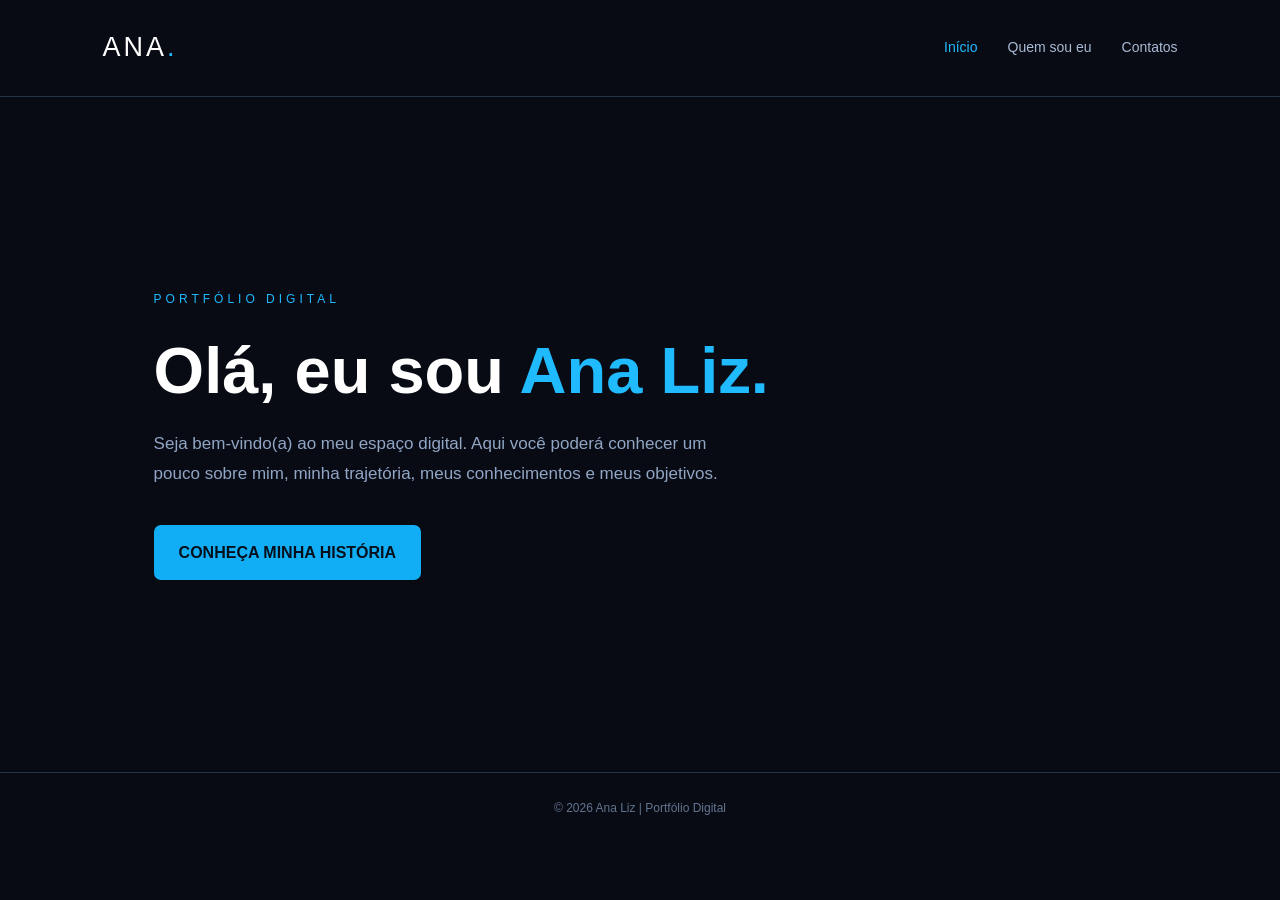
<file: index.html>
<!DOCTYPE html>
<html lang="pt-BR">
<head>
    <meta charset="UTF-8">
    <meta name="viewport" content="width=device-width, initial-scale=1.0">

    <title>Ana Liz | Portfólio</title>

    <link rel="stylesheet" href="style.css">

    <style>
        * {
            margin: 0;
            padding: 0;
            box-sizing: border-box;
            font-family: Arial, sans-serif;
        }

        body {
            background: #080b14;
            color: #fff;
            min-height: 100vh;
        }

        header {
            display: flex;
            justify-content: space-between;
            align-items: center;
            padding: 25px 8%;
            border-bottom: 1px solid #25344b;
        }

        .logo {
            font-size: 27px;
            letter-spacing: 3px;
        }

        .logo span {
            color: #20baff;
        }

        nav {
            display: flex;
            gap: 30px;
        }

        nav a {
            color: #a8bad4;
            text-decoration: none;
            font-size: 14px;
            transition: 0.3s;
        }

        nav a:hover,
        nav a.ativo {
            color: #20baff;
        }

        main {
            min-height: 75vh;
            display: flex;
            align-items: center;
            padding: 60px 12%;
        }

        .conteudo {
            max-width: 700px;
        }

        .etiqueta {
            color: #20baff;
            letter-spacing: 4px;
            font-size: 12px;
            margin-bottom: 25px;
        }

        h1 {
            font-size: clamp(38px, 7vw, 65px);
            line-height: 1.15;
            margin-bottom: 20px;
        }

        h1 span {
            color: #20baff;
        }

        .descricao {
            color: #91a5c4;
            font-size: 17px;
            line-height: 1.8;
            max-width: 580px;
            margin-bottom: 35px;
        }

        .botao {
            display: inline-block;
            padding: 14px 25px;
            background: #12aef5;
            color: #06101c;
            border-radius: 7px;
            text-decoration: none;
            font-weight: bold;
            transition: 0.3s;
        }

        .botao:hover {
            background: #54caff;
            transform: translateY(-3px);
        }

        footer {
            text-align: center;
            padding: 25px;
            color: #627590;
            font-size: 12px;
            border-top: 1px solid #25344b;
        }

        @media (max-width: 600px) {
            header {
                flex-direction: column;
                gap: 20px;
            }

            nav {
                gap: 17px;
                flex-wrap: wrap;
                justify-content: center;
            }

            main {
                padding: 60px 8%;
            }
        }
    </style>
</head>

<body>

    <header>
        <div class="logo">ANA<span>.</span></div>

        <nav>
            <a href="index.html" class="ativo">Início</a>
            <a href="quemsoueu.html">Quem sou eu</a>
            <a href="contato.html">Contatos</a>
        </nav>
    </header>

    <main>
        <section class="conteudo">

            <p class="etiqueta">PORTFÓLIO DIGITAL</p>

            <h1>
                Olá, eu sou <span>Ana Liz.</span>
            </h1>

            <p class="descricao">
                Seja bem-vindo(a) ao meu espaço digital.
                Aqui você poderá conhecer um pouco sobre mim,
                minha trajetória, meus conhecimentos e meus objetivos.
            </p>

            <a href="quemsoueu.html" class="botao">
                CONHEÇA MINHA HISTÓRIA
            </a>

        </section>
    </main>

    <footer>
        © 2026 Ana Liz | Portfólio Digital
    </footer>

</body>
</html>
</file>
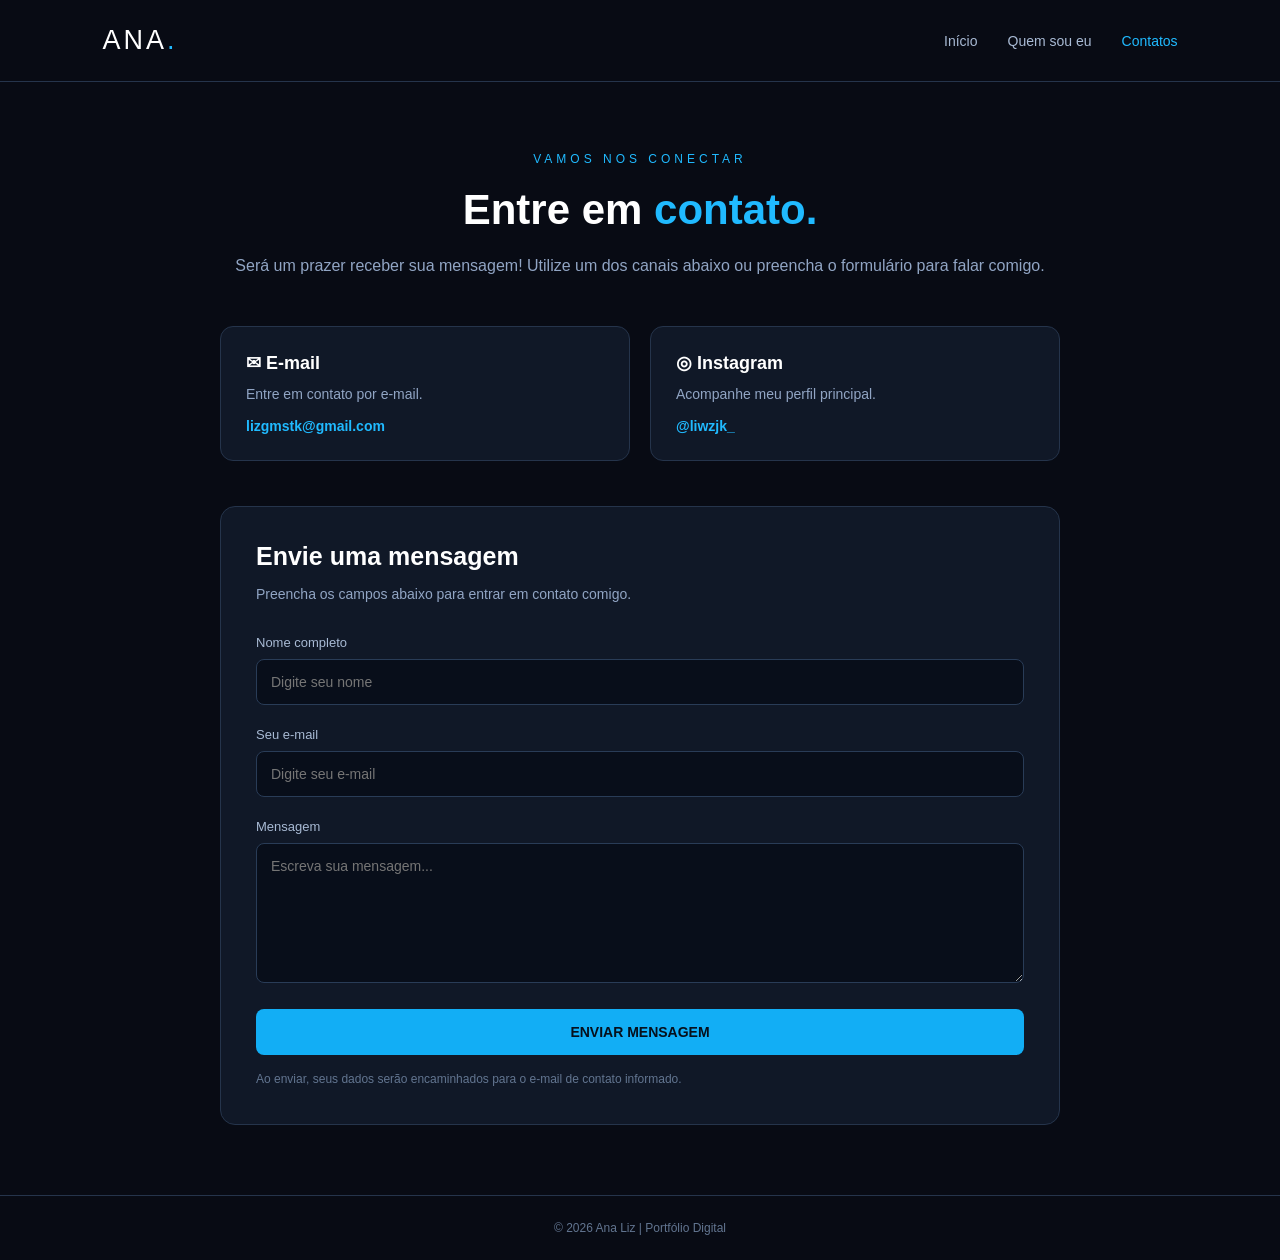
<file: contato.html>
<!DOCTYPE html>
<html lang="pt-BR">

<head>
    <meta charset="UTF-8">
    <meta name="viewport" content="width=device-width, initial-scale=1.0">

    <title>Ana Liz | Contatos</title>

    <style>
        * {
            margin: 0;
            padding: 0;
            box-sizing: border-box;
            font-family: Arial, sans-serif;
        }

        body {
            background: #080b14;
            color: white;
            min-height: 100vh;
        }

        header {
            display: flex;
            justify-content: space-between;
            align-items: center;
            padding: 25px 8%;
            border-bottom: 1px solid #25344b;
        }

        .logo {
            font-size: 27px;
            letter-spacing: 3px;
        }

        .logo span {
            color: #20baff;
        }

        nav {
            display: flex;
            gap: 30px;
        }

        nav a {
            color: #a8bad4;
            text-decoration: none;
            font-size: 14px;
        }

        nav a:hover,
        nav a.ativo {
            color: #20baff;
        }

        main {
            max-width: 900px;
            margin: auto;
            padding: 70px 30px;
        }

        .titulo {
            text-align: center;
            margin-bottom: 45px;
        }

        .etiqueta {
            color: #20baff;
            font-size: 12px;
            letter-spacing: 4px;
            margin-bottom: 20px;
        }

        h1 {
            font-size: 42px;
            margin-bottom: 18px;
        }

        h1 span {
            color: #20baff;
        }

        .descricao {
            color: #91a5c4;
            line-height: 1.8;
        }

        .contatos {
            display: grid;
            grid-template-columns: repeat(2, 1fr);
            gap: 20px;
            margin-bottom: 45px;
        }

        .cartao {
            background: #101827;
            border: 1px solid #25344b;
            border-radius: 13px;
            padding: 25px;
        }

        .cartao h2 {
            font-size: 18px;
            margin-bottom: 12px;
        }

        .cartao p {
            color: #91a5c4;
            font-size: 14px;
            margin-bottom: 15px;
        }

        .cartao a {
            color: #20baff;
            text-decoration: none;
            font-size: 14px;
            font-weight: bold;
            overflow-wrap: anywhere;
        }

        .formulario {
            background: #101827;
            border: 1px solid #25344b;
            border-radius: 15px;
            padding: 35px;
        }

        .formulario h2 {
            font-size: 25px;
            margin-bottom: 12px;
        }

        .formulario .subtitulo {
            color: #91a5c4;
            font-size: 14px;
            margin-bottom: 30px;
            line-height: 1.6;
        }

        .campo {
            margin-bottom: 22px;
        }

        .campo label {
            display: block;
            color: #a8bad4;
            font-size: 13px;
            margin-bottom: 9px;
        }

        .campo input,
        .campo textarea {
            width: 100%;
            padding: 14px;
            background: #080e1a;
            border: 1px solid #293c57;
            border-radius: 8px;
            color: white;
            outline: none;
            font-size: 14px;
        }

        .campo input:focus,
        .campo textarea:focus {
            border-color: #20baff;
        }

        .campo textarea {
            min-height: 140px;
            resize: vertical;
        }

        .botao {
            width: 100%;
            padding: 15px;
            border: none;
            border-radius: 8px;
            background: #12aef5;
            color: #06101c;
            font-weight: bold;
            font-size: 14px;
            cursor: pointer;
            transition: 0.3s;
        }

        .botao:hover {
            background: #54caff;
        }

        .aviso {
            color: #627590;
            font-size: 12px;
            margin-top: 15px;
            line-height: 1.6;
        }

        footer {
            text-align: center;
            padding: 25px;
            border-top: 1px solid #25344b;
            color: #627590;
            font-size: 12px;
        }

        @media (max-width: 650px) {
            header {
                flex-direction: column;
                gap: 20px;
            }

            nav {
                gap: 17px;
                flex-wrap: wrap;
                justify-content: center;
            }

            h1 {
                font-size: 34px;
            }

            .contatos {
                grid-template-columns: 1fr;
            }

            .formulario {
                padding: 23px;
            }
        }
    </style>
</head>

<body>

    <header>
        <div class="logo">ANA<span>.</span></div>

        <nav>
            <a href="index.html">Início</a>
            <a href="quemsoueu.html">Quem sou eu</a>
            <a href="contato.html" class="ativo">Contatos</a>
        </nav>
    </header>

    <main>

        <section class="titulo">

            <p class="etiqueta">VAMOS NOS CONECTAR</p>

            <h1>Entre em <span>contato.</span></h1>

            <p class="descricao">
                Será um prazer receber sua mensagem!
                Utilize um dos canais abaixo ou preencha
                o formulário para falar comigo.
            </p>

        </section>

        <section class="contatos">

            <div class="cartao">
                <h2>✉ E-mail</h2>
                <p>Entre em contato por e-mail.</p>

                <a href="mailto:lizgmstk@gmail.com">
                    lizgmstk@gmail.com
                </a>
            </div>

            <div class="cartao">
                <h2>◎ Instagram</h2>
                <p>Acompanhe meu perfil principal.</p>

                <a href="https://www.instagram.com/liwzjk_/"
                   target="_blank"
                   rel="noopener noreferrer">
                    @liwzjk_
                </a>
            </div>

        </section>

        <section class="formulario">

            <h2>Envie uma mensagem</h2>

            <p class="subtitulo">
                Preencha os campos abaixo para entrar em contato comigo.
            </p>

            <form action="https://formsubmit.co/lizgmstk@gmail.com"
                  method="POST">

                <input type="hidden" name="_subject"
                       value="Nova mensagem pelo portfólio da Ana">

                <input type="hidden" name="_captcha"
                       value="true">

                <div class="campo">
                    <label for="nome">Nome completo</label>

                    <input
                        type="text"
                        id="nome"
                        name="Nome"
                        placeholder="Digite seu nome"
                        required>
                </div>

                <div class="campo">
                    <label for="email">Seu e-mail</label>

                    <input
                        type="email"
                        id="email"
                        name="Email"
                        placeholder="Digite seu e-mail"
                        required>
                </div>

                <div class="campo">
                    <label for="mensagem">Mensagem</label>

                    <textarea
                        id="mensagem"
                        name="Mensagem"
                        placeholder="Escreva sua mensagem..."
                        required></textarea>
                </div>

                <button type="submit" class="botao">
                    ENVIAR MENSAGEM
                </button>

                <p class="aviso">
                    Ao enviar, seus dados serão encaminhados
                    para o e-mail de contato informado.
                </p>

            </form>

        </section>

    </main>

    <footer>
        © 2026 Ana Liz | Portfólio Digital
    </footer>

</body>
</html>
</file>
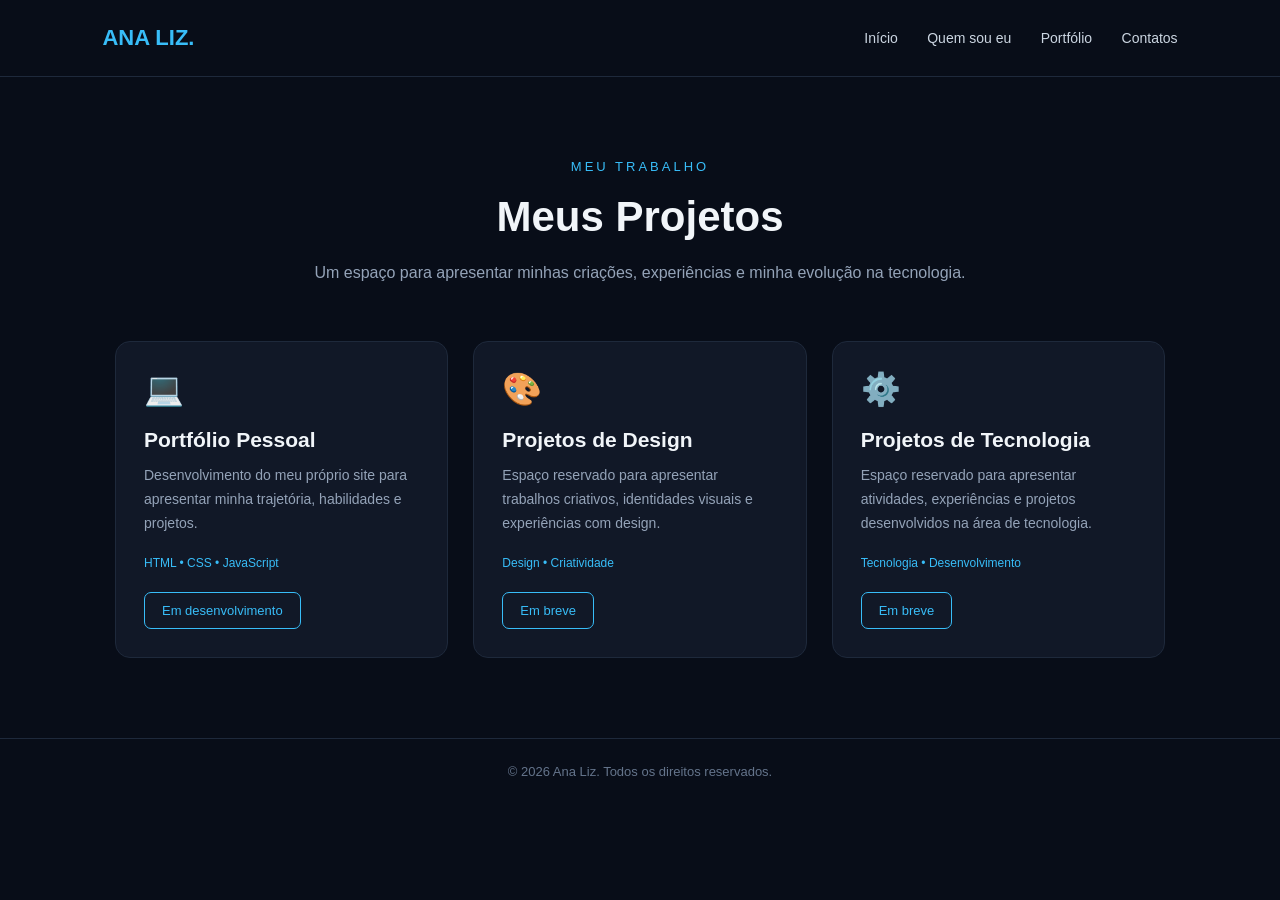
<file: portfolio.html>
<!DOCTYPE html>
<html lang="pt-BR">
<head>
    <meta charset="UTF-8">
    <meta name="viewport" content="width=device-width, initial-scale=1.0">
    <meta name="description" content="Conheça os projetos e trabalhos de Ana Liz.">
    <title>Ana Liz | Portfólio</title>

    <style>
        * {
            margin: 0;
            padding: 0;
            box-sizing: border-box;
        }

        body {
            font-family: Arial, sans-serif;
            background: #080d18;
            color: #f1f5f9;
            min-height: 100vh;
        }

        header {
            padding: 25px 8%;
            display: flex;
            justify-content: space-between;
            align-items: center;
            border-bottom: 1px solid #1e293b;
        }

        .logo {
            color: #38bdf8;
            font-size: 22px;
            font-weight: bold;
        }

        nav a {
            color: #cbd5e1;
            text-decoration: none;
            margin-left: 25px;
            font-size: 14px;
            transition: 0.3s;
        }

        nav a:hover {
            color: #38bdf8;
        }

        .conteudo {
            max-width: 1100px;
            margin: auto;
            padding: 80px 25px;
        }

        .titulo {
            text-align: center;
            margin-bottom: 55px;
        }

        .titulo span {
            color: #38bdf8;
            font-size: 13px;
            letter-spacing: 3px;
            text-transform: uppercase;
        }

        .titulo h1 {
            font-size: 42px;
            margin: 18px 0;
        }

        .titulo p {
            color: #94a3b8;
            line-height: 1.7;
        }

        .projetos {
            display: grid;
            grid-template-columns: repeat(auto-fit, minmax(260px, 1fr));
            gap: 25px;
        }

        .card {
            background: #111827;
            border: 1px solid #1e293b;
            border-radius: 15px;
            padding: 28px;
            transition: 0.3s;
        }

        .card:hover {
            transform: translateY(-6px);
            border-color: #38bdf8;
        }

        .icone {
            font-size: 32px;
            margin-bottom: 20px;
        }

        .card h2 {
            font-size: 21px;
            margin-bottom: 12px;
        }

        .card p {
            color: #94a3b8;
            line-height: 1.7;
            font-size: 14px;
            margin-bottom: 20px;
        }

        .tecnologias {
            color: #38bdf8;
            font-size: 12px;
            margin-bottom: 22px;
        }

        .botao {
            display: inline-block;
            color: #38bdf8;
            border: 1px solid #38bdf8;
            padding: 10px 17px;
            border-radius: 7px;
            text-decoration: none;
            font-size: 13px;
        }

        .botao:hover {
            background: #38bdf8;
            color: #080d18;
        }

        footer {
            text-align: center;
            padding: 25px;
            border-top: 1px solid #1e293b;
            color: #64748b;
            font-size: 13px;
        }

        @media (max-width: 600px) {
            header {
                flex-direction: column;
                gap: 20px;
            }

            nav a {
                margin: 0 7px;
            }

            .titulo h1 {
                font-size: 32px;
            }
        }
    </style>
</head>

<body>

    <header>
        <div class="logo">ANA LIZ.</div>

        <nav>
            <a href="index.html">Início</a>
            <a href="quemsoueu.html">Quem sou eu</a>
            <a href="portfolio.html">Portfólio</a>
            <a href="contato.html">Contatos</a>
        </nav>
    </header>

    <main class="conteudo">

        <section class="titulo">
            <span>Meu trabalho</span>
            <h1>Meus Projetos</h1>
            <p>
                Um espaço para apresentar minhas criações,
                experiências e minha evolução na tecnologia.
            </p>
        </section>

        <section class="projetos">

            <article class="card">
                <div class="icone">💻</div>
                <h2>Portfólio Pessoal</h2>
                <p>
                    Desenvolvimento do meu próprio site para
                    apresentar minha trajetória, habilidades
                    e projetos.
                </p>
                <div class="tecnologias">
                    HTML • CSS • JavaScript
                </div>
                <span class="botao">Em desenvolvimento</span>
            </article>

            <article class="card">
                <div class="icone">🎨</div>
                <h2>Projetos de Design</h2>
                <p>
                    Espaço reservado para apresentar trabalhos
                    criativos, identidades visuais e experiências
                    com design.
                </p>
                <div class="tecnologias">
                    Design • Criatividade
                </div>
                <span class="botao">Em breve</span>
            </article>

            <article class="card">
                <div class="icone">⚙️</div>
                <h2>Projetos de Tecnologia</h2>
                <p>
                    Espaço reservado para apresentar atividades,
                    experiências e projetos desenvolvidos na área
                    de tecnologia.
                </p>
                <div class="tecnologias">
                    Tecnologia • Desenvolvimento
                </div>
                <span class="botao">Em breve</span>
            </article>

        </section>

    </main>

    <footer>
        © 2026 Ana Liz. Todos os direitos reservados.
    </footer>

</body>
</html>
</file>
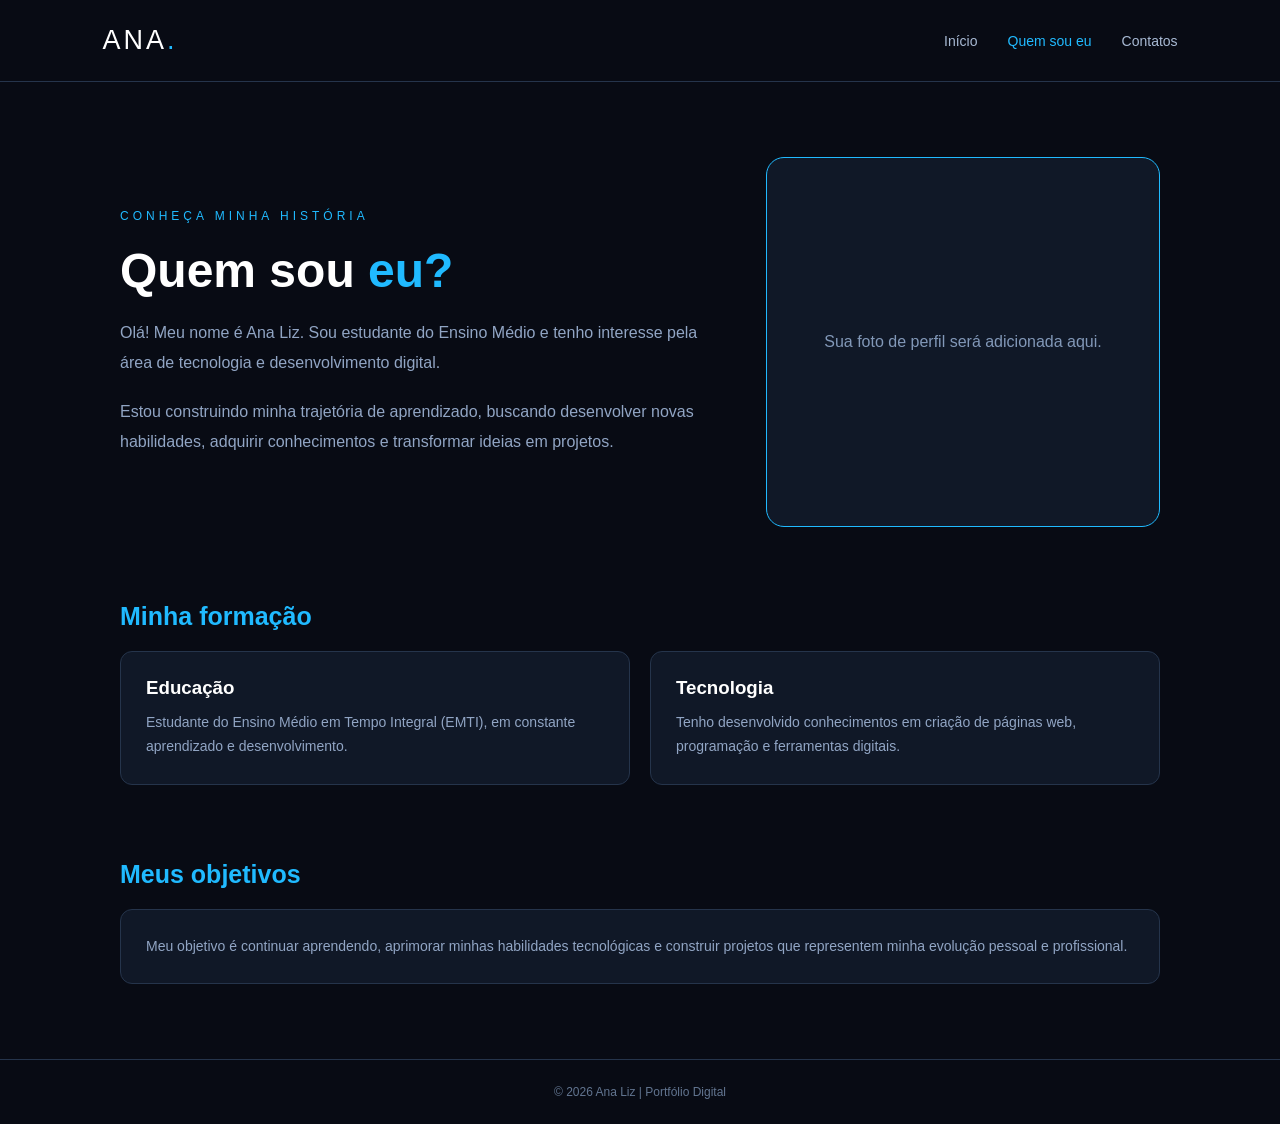
<file: quemsoueu.html>
<!DOCTYPE html>
<html lang="pt-BR">
<head>
    <meta charset="UTF-8">
    <meta name="viewport" content="width=device-width, initial-scale=1.0">

    <title>Ana Liz | Quem sou eu</title>

    <style>
        * {
            margin: 0;
            padding: 0;
            box-sizing: border-box;
            font-family: Arial, sans-serif;
        }

        body {
            background: #080b14;
            color: #fff;
            min-height: 100vh;
        }

        header {
            display: flex;
            justify-content: space-between;
            align-items: center;
            padding: 25px 8%;
            border-bottom: 1px solid #25344b;
        }

        .logo {
            font-size: 27px;
            letter-spacing: 3px;
        }

        .logo span {
            color: #20baff;
        }

        nav {
            display: flex;
            gap: 30px;
        }

        nav a {
            color: #a8bad4;
            text-decoration: none;
            font-size: 14px;
        }

        nav a:hover,
        nav a.ativo {
            color: #20baff;
        }

        main {
            max-width: 1100px;
            margin: auto;
            padding: 75px 30px;
        }

        .etiqueta {
            color: #20baff;
            letter-spacing: 4px;
            font-size: 12px;
            margin-bottom: 20px;
        }

        .apresentacao {
            display: grid;
            grid-template-columns: 1.2fr 0.8fr;
            align-items: center;
            gap: 55px;
        }

        h1 {
            font-size: 48px;
            margin-bottom: 20px;
        }

        h1 span {
            color: #20baff;
        }

        .texto {
            color: #91a5c4;
            line-height: 1.9;
            font-size: 16px;
            margin-bottom: 18px;
        }

        .foto {
            width: 100%;
            height: 370px;
            border: 1px solid #20baff;
            border-radius: 18px;
            background: #101827;
            display: flex;
            align-items: center;
            justify-content: center;
            color: #8298b8;
            text-align: center;
            padding: 25px;
        }

        .secao {
            margin-top: 75px;
        }

        .secao h2 {
            color: #20baff;
            font-size: 25px;
            margin-bottom: 20px;
        }

        .cartoes {
            display: grid;
            grid-template-columns: repeat(2, 1fr);
            gap: 20px;
        }

        .cartao {
            background: #101827;
            border: 1px solid #25344b;
            border-radius: 12px;
            padding: 25px;
        }

        .cartao h3 {
            margin-bottom: 12px;
        }

        .cartao p {
            color: #91a5c4;
            line-height: 1.7;
            font-size: 14px;
        }

        footer {
            text-align: center;
            padding: 25px;
            border-top: 1px solid #25344b;
            color: #627590;
            font-size: 12px;
        }

        @media (max-width: 700px) {
            header {
                flex-direction: column;
                gap: 20px;
            }

            nav {
                gap: 17px;
                flex-wrap: wrap;
                justify-content: center;
            }

            .apresentacao {
                grid-template-columns: 1fr;
            }

            h1 {
                font-size: 38px;
            }

            .foto {
                height: 300px;
            }

            .cartoes {
                grid-template-columns: 1fr;
            }
        }
    </style>
</head>

<body>

    <header>
        <div class="logo">ANA<span>.</span></div>

        <nav>
            <a href="index.html">Início</a>
            <a href="quemsoueu.html" class="ativo">Quem sou eu</a>
            <a href="contato.html">Contatos</a>
        </nav>
    </header>

    <main>

        <section class="apresentacao">

            <div>
                <p class="etiqueta">CONHEÇA MINHA HISTÓRIA</p>

                <h1>Quem sou <span>eu?</span></h1>

                <p class="texto">
                    Olá! Meu nome é Ana Liz.
                    Sou estudante do Ensino Médio e tenho interesse
                    pela área de tecnologia e desenvolvimento digital.
                </p>

                <p class="texto">
                    Estou construindo minha trajetória de aprendizado,
                    buscando desenvolver novas habilidades,
                    adquirir conhecimentos e transformar ideias em projetos.
                </p>
            </div>

            <div class="foto">
                <p>Sua foto de perfil será adicionada aqui.</p>
            </div>

        </section>

        <section class="secao">

            <h2>Minha formação</h2>

            <div class="cartoes">
                <div class="cartao">
                    <h3>Educação</h3>
                    <p>
                        Estudante do Ensino Médio em Tempo Integral (EMTI),
                        em constante aprendizado e desenvolvimento.
                    </p>
                </div>

                <div class="cartao">
                    <h3>Tecnologia</h3>
                    <p>
                        Tenho desenvolvido conhecimentos em criação
                        de páginas web, programação e ferramentas digitais.
                    </p>
                </div>
            </div>

        </section>

        <section class="secao">

            <h2>Meus objetivos</h2>

            <div class="cartao">
                <p>
                    Meu objetivo é continuar aprendendo, aprimorar minhas
                    habilidades tecnológicas e construir projetos que
                    representem minha evolução pessoal e profissional.
                </p>
            </div>

        </section>

    </main>

    <footer>
        © 2026 Ana Liz | Portfólio Digital
    </footer>

</body>
</html>
</file>
<file: style.css>
* {
    margin: 0;
    padding: 0;
    box-sizing: border-box;
}

body {
    font-family: Arial, sans-serif;
    color: #334155;
    background: #ffffff;
    line-height: 1.7;
}

a {
    text-decoration: none;
}

/* MENU */

.cabecalho {
    background: #111827;
}

.menu {
    max-width: 1200px;
    margin: auto;
    padding: 20px 35px;
    display: flex;
    align-items: center;
    justify-content: space-between;
}

.marca {
    display: flex;
    align-items: center;
    gap: 12px;
    color: white;
    font-weight: bold;
    letter-spacing: 2px;
}

.simbolo {
    background: #38bdf8;
    color: #111827;
    padding: 8px 10px;
    border-radius: 8px;
}

.links {
    display: flex;
    gap: 30px;
}

.links a,
.login {
    color: white;
    font-size: 14px;
}

.links a:hover,
.login:hover {
    color: #38bdf8;
}

/* APRESENTAÇÃO */

.hero {
    background: #111827;
    color: white;
    min-height: 560px;
    padding: 80px max(calc((100% - 1100px) / 2), 35px);
    display: flex;
    align-items: center;
    justify-content: space-between;
    gap: 50px;
}

.hero-conteudo {
    max-width: 580px;
}

.subtitulo {
    color: #0284c7;
    font-size: 12px;
    font-weight: bold;
    letter-spacing: 2px;
    margin-bottom: 15px;
}

.hero h1 {
    font-size: 52px;
    line-height: 1.2;
    margin-bottom: 25px;
}

.hero h1 span {
    color: #38bdf8;
}

.descricao {
    color: #cbd5e1;
    margin-bottom: 30px;
}

.botao {
    display: inline-block;
    background: #38bdf8;
    color: #111827;
    padding: 13px 22px;
    border-radius: 6px;
    font-weight: bold;
}

.botao:hover {
    background: white;
}

.foto {
    background: #334155;
    border: 1px solid #475569;
    border-radius: 15px;
    width: 300px;
    min-height: 350px;
    display: flex;
    flex-direction: column;
    justify-content: center;
    align-items: center;
    color: #cbd5e1;
    flex-shrink: 0;
}

.foto-inicial {
    font-size: 65px;
    font-weight: bold;
    color: #38bdf8;
}

/* QUEM SOU EU */

.sobre {
    background: #f4f6fa;
    padding: 90px 35px;
}

.container {
    max-width: 1100px;
    margin: auto;
}

h2 {
    font-size: 32px;
    color: #111827;
    margin-bottom: 15px;
}

.sobre .container > p:not(.subtitulo) {
    max-width: 700px;
    margin-bottom: 20px;
    color: #64748b;
}

.link {
    color: #0284c7;
    font-weight: bold;
}

/* ATUALIDADES */

.atualidades {
    padding: 90px 35px;
}

.introducao {
    color: #64748b;
    margin-bottom: 35px;
}

.cards {
    display: grid;
    grid-template-columns: repeat(3, 1fr);
    gap: 20px;
}

.card {
    background: #f4f6fa;
    border: 1px solid #e2e8f0;
    padding: 28px;
    border-radius: 12px;
    transition: 0.3s;
}

.card:hover {
    transform: translateY(-5px);
    border-color: #38bdf8;
}

.card span {
    color: #0284c7;
    font-weight: bold;
}

.card h3 {
    color: #111827;
    margin: 12px 0;
}

.card p {
    color: #64748b;
    font-size: 14px;
}

/* RODAPÉ */

.rodape {
    background: #111827;
    color: #cbd5e1;
    text-align: center;
    padding: 50px 20px;
}

.rodape h2 {
    color: white;
    letter-spacing: 3px;
}

.rodape h2 span {
    color: #38bdf8;
}

.rodape p {
    font-size: 13px;
    margin-top: 10px;
}

/* CELULAR */

@media (max-width: 768px) {

    .menu {
        flex-wrap: wrap;
        gap: 18px;
        padding: 18px;
    }

    .links {
        width: 100%;
        justify-content: center;
        gap: 18px;
        order: 3;
    }

    .hero {
        flex-direction: column;
        text-align: center;
        padding: 60px 22px;
    }

    .hero h1 {
        font-size: 38px;
    }

    .foto {
        width: min(280px, 100%);
        min-height: 300px;
    }

    .cards {
        grid-template-columns: 1fr;
    }

    .sobre,
    .atualidades {
        padding: 65px 22px;
    }
}
</file>
